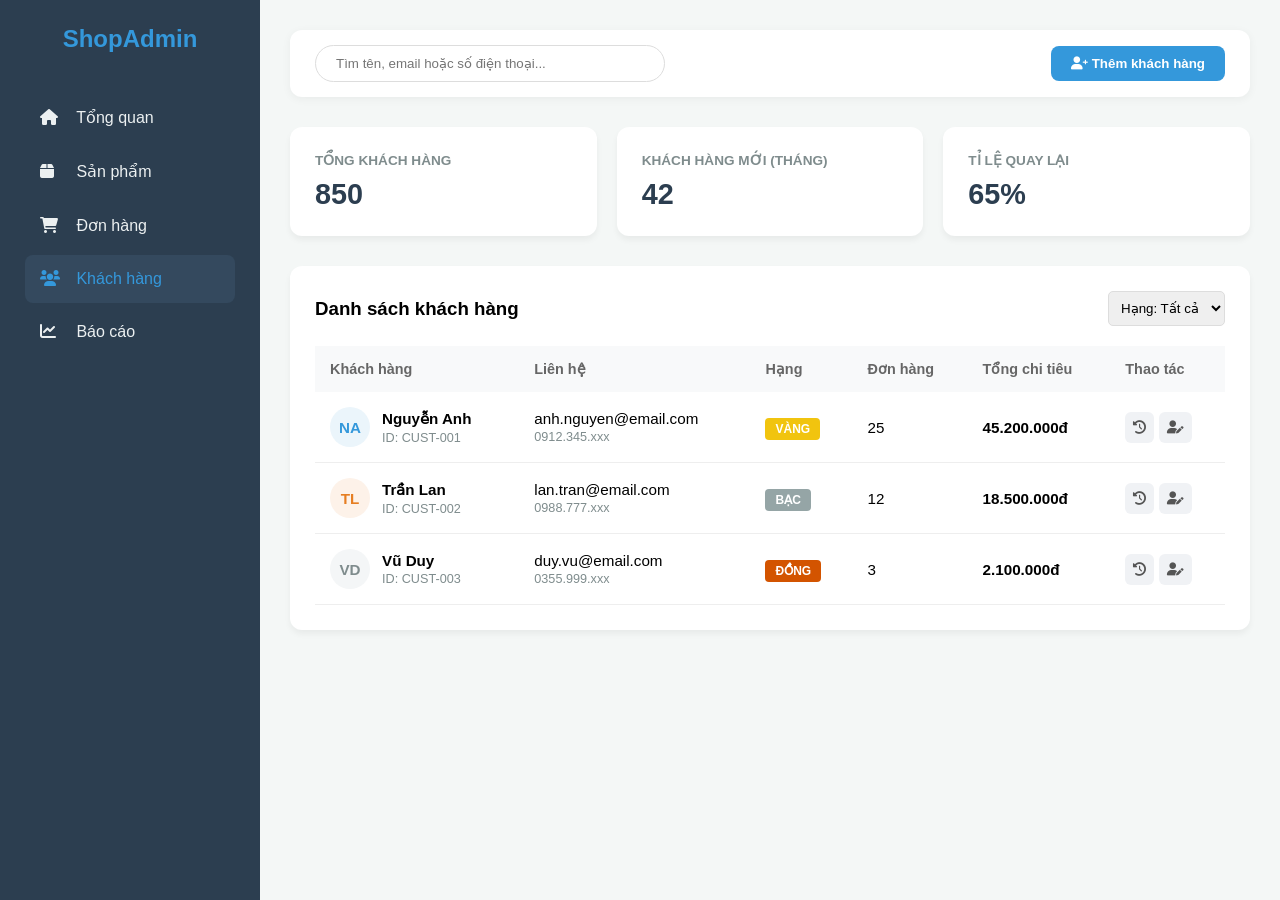
<file: app/customers/index.html>
<!DOCTYPE html>
<html lang="vi">
<head>
  <meta charset="UTF-8">
  <meta name="viewport" content="width=device-width, initial-scale=1.0">
  <title>Quản Lý Khách Hàng | ShopAdmin</title>
  <link rel="stylesheet" href="https://cdnjs.cloudflare.com/ajax/libs/font-awesome/6.0.0/css/all.min.css">
  <style>
      :root {
          --primary-color: #3498db;
          --dark-color: #2c3e50;
          --bg-color: #f4f7f6;
          --gold: #f1c40f;
          --silver: #95a5a6;
          --bronze: #d35400;
      }

      * { margin: 0; padding: 0; box-sizing: border-box; font-family: 'Segoe UI', sans-serif; }
      body { background-color: var(--bg-color); }

      .container { display: flex; min-height: 100vh; }

      /* Sidebar */
      .sidebar { width: 260px; background: var(--dark-color); color: white; padding: 25px; position: sticky; top: 0; height: 100vh; }
      .sidebar h2 { margin-bottom: 40px; text-align: center; color: var(--primary-color); }
      .sidebar ul { list-style: none; }
      .sidebar ul li { padding: 15px; cursor: pointer; border-radius: 8px; margin-bottom: 5px; color: #ecf0f1; transition: 0.3s; }
      .sidebar ul li:hover, .sidebar ul li.active { background: #34495e; color: var(--primary-color); }
      .sidebar ul li i { margin-right: 12px; width: 20px; }

      /* Main Content */
      .main-content { flex: 1; padding: 30px; }

      header {
          display: flex; justify-content: space-between; align-items: center;
          background: white; padding: 15px 25px; border-radius: 12px; margin-bottom: 30px;
          box-shadow: 0 2px 10px rgba(0,0,0,0.05);
      }

      .search-bar input { padding: 10px 20px; width: 350px; border: 1px solid #ddd; border-radius: 25px; outline: none; }

      /* Stats Cards */
      .stats { display: grid; grid-template-columns: repeat(3, 1fr); gap: 20px; margin-bottom: 30px; }
      .card { background: white; padding: 25px; border-radius: 12px; box-shadow: 0 4px 6px rgba(0,0,0,0.05); }
      .card h3 { font-size: 0.85rem; color: #7f8c8d; text-transform: uppercase; margin-bottom: 10px; }
      .card p { font-size: 1.8rem; font-weight: bold; color: var(--dark-color); }

      /* Table Area */
      .table-container { background: white; padding: 25px; border-radius: 12px; box-shadow: 0 4px 6px rgba(0,0,0,0.05); }
      .table-header { display: flex; justify-content: space-between; align-items: center; margin-bottom: 20px; }
      table { width: 100%; border-collapse: collapse; }
      th { text-align: left; padding: 15px; background: #f8f9fa; color: #666; font-size: 0.9rem; }
      td { padding: 15px; border-bottom: 1px solid #eee; font-size: 0.95rem; }

      /* Customer Avatar & Info */
      .cust-info { display: flex; align-items: center; gap: 12px; }
      .avatar { width: 40px; height: 40px; border-radius: 50%; background: #eee; display: flex; align-items: center; justify-content: center; font-weight: bold; color: #7f8c8d; }

      /* Tier Badges */
      .tier { padding: 4px 10px; border-radius: 4px; font-size: 0.75rem; font-weight: bold; color: white; }
      .tier.gold { background: var(--gold); }
      .tier.silver { background: var(--silver); }
      .tier.bronze { background: var(--bronze); }

      /* Buttons */
      .btn-add { background: var(--primary-color); color: white; border: none; padding: 10px 20px; border-radius: 8px; cursor: pointer; font-weight: 600; }
      .btn-action { border: none; background: #f0f2f5; padding: 8px; border-radius: 6px; cursor: pointer; color: #555; }
      .btn-action:hover { background: #e0e0e0; }

      small { color: #7f8c8d; }
  </style>
</head>
<body>

<div class="container">
  <aside class="sidebar">
    <h2>ShopAdmin</h2>
    <ul>
      <li><i class="fas fa-home"></i> Tổng quan</li>
      <li><i class="fas fa-box"></i> Sản phẩm</li>
      <li><i class="fas fa-shopping-cart"></i> Đơn hàng</li>
      <li class="active"><i class="fas fa-users"></i> Khách hàng</li>
      <li><i class="fas fa-chart-line"></i> Báo cáo</li>
    </ul>
  </aside>

  <main class="main-content">
    <header>
      <div class="search-bar">
        <input type="text" placeholder="Tìm tên, email hoặc số điện thoại...">
      </div>
      <button class="btn-add"><i class="fas fa-user-plus"></i> Thêm khách hàng</button>
    </header>

    <section class="stats">
      <div class="card">
        <h3>Tổng khách hàng</h3>
        <p>850</p>
      </div>
      <div class="card">
        <h3>Khách hàng mới (Tháng)</h3>
        <p>42</p>
      </div>
      <div class="card">
        <h3>Tỉ lệ quay lại</h3>
        <p>65%</p>
      </div>
    </section>

    <section class="table-container">
      <div class="table-header">
        <h3>Danh sách khách hàng</h3>
        <select style="padding: 8px; border-radius: 5px; border: 1px solid #ddd;">
          <option>Hạng: Tất cả</option>
          <option>Hạng: Vàng</option>
          <option>Hạng: Bạc</option>
        </select>
      </div>
      <table>
        <thead>
        <tr>
          <th>Khách hàng</th>
          <th>Liên hệ</th>
          <th>Hạng</th>
          <th>Đơn hàng</th>
          <th>Tổng chi tiêu</th>
          <th>Thao tác</th>
        </tr>
        </thead>
        <tbody>
        <tr>
          <td>
            <div class="cust-info">
              <div class="avatar" style="background: #ebf5fb; color: #3498db;">NA</div>
              <div>
                <strong>Nguyễn Anh</strong><br>
                <small>ID: CUST-001</small>
              </div>
            </div>
          </td>
          <td>anh.nguyen@email.com<br><small>0912.345.xxx</small></td>
          <td><span class="tier gold">VÀNG</span></td>
          <td>25</td>
          <td><strong>45.200.000đ</strong></td>
          <td>
            <button class="btn-action" title="Lịch sử mua hàng"><i class="fas fa-history"></i></button>
            <button class="btn-action" title="Sửa"><i class="fas fa-user-edit"></i></button>
          </td>
        </tr>
        <tr>
          <td>
            <div class="cust-info">
              <div class="avatar" style="background: #fdf2e9; color: #e67e22;">TL</div>
              <div>
                <strong>Trần Lan</strong><br>
                <small>ID: CUST-002</small>
              </div>
            </div>
          </td>
          <td>lan.tran@email.com<br><small>0988.777.xxx</small></td>
          <td><span class="tier silver">BẠC</span></td>
          <td>12</td>
          <td><strong>18.500.000đ</strong></td>
          <td>
            <button class="btn-action" title="Lịch sử mua hàng"><i class="fas fa-history"></i></button>
            <button class="btn-action" title="Sửa"><i class="fas fa-user-edit"></i></button>
          </td>
        </tr>
        <tr>
          <td>
            <div class="cust-info">
              <div class="avatar" style="background: #f4f6f7; color: #7f8c8d;">VD</div>
              <div>
                <strong>Vũ Duy</strong><br>
                <small>ID: CUST-003</small>
              </div>
            </div>
          </td>
          <td>duy.vu@email.com<br><small>0355.999.xxx</small></td>
          <td><span class="tier bronze">ĐỒNG</span></td>
          <td>3</td>
          <td><strong>2.100.000đ</strong></td>
          <td>
            <button class="btn-action" title="Lịch sử mua hàng"><i class="fas fa-history"></i></button>
            <button class="btn-action" title="Sửa"><i class="fas fa-user-edit"></i></button>
          </td>
        </tr>
        </tbody>
      </table>
    </section>
  </main>
</div>

</body>
</html>
</file>
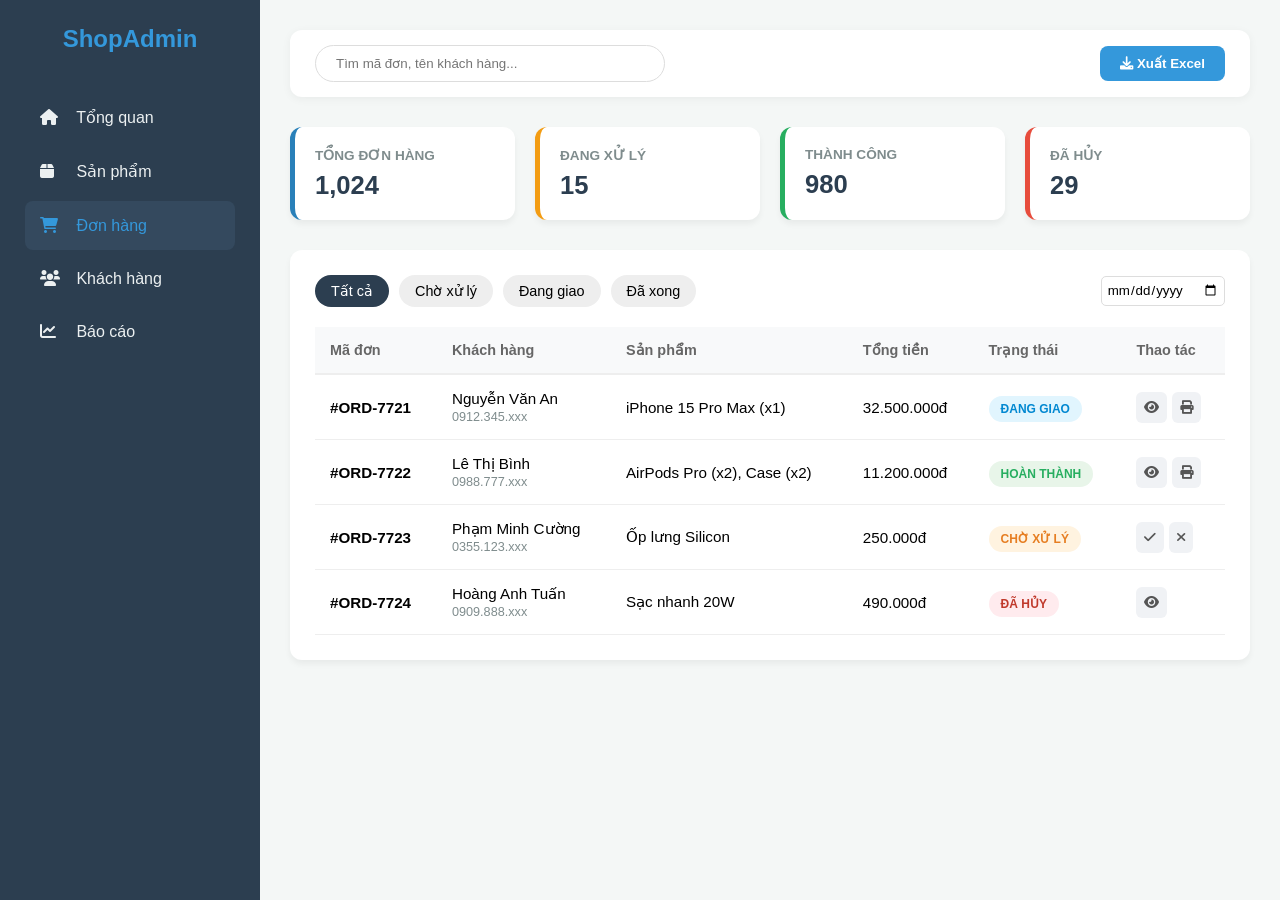
<file: app/orders/index.html>
<!DOCTYPE html>
<html lang="vi">
<head>
  <meta charset="UTF-8">
  <meta name="viewport" content="width=device-width, initial-scale=1.0">
  <title>Quản Lý Đơn Hàng | ShopAdmin</title>
  <link rel="stylesheet" href="https://cdnjs.cloudflare.com/ajax/libs/font-awesome/6.0.0/css/all.min.css">
  <style>
      :root {
          --primary-color: #3498db;
          --dark-color: #2c3e50;
          --bg-color: #f4f7f6;
          --success: #27ae60;
          --danger: #e74c3c;
          --warning: #f39c12;
          --info: #2980b9;
      }

      * { margin: 0; padding: 0; box-sizing: border-box; font-family: 'Segoe UI', sans-serif; }
      body { background-color: var(--bg-color); }

      .container { display: flex; min-height: 100vh; }

      /* Sidebar */
      .sidebar { width: 260px; background: var(--dark-color); color: white; padding: 25px; position: sticky; top: 0; height: 100vh; }
      .sidebar h2 { margin-bottom: 40px; text-align: center; color: var(--primary-color); }
      .sidebar ul { list-style: none; }
      .sidebar ul li { padding: 15px; cursor: pointer; border-radius: 8px; margin-bottom: 5px; color: #ecf0f1; transition: 0.3s; }
      .sidebar ul li:hover, .sidebar ul li.active { background: #34495e; color: var(--primary-color); }
      .sidebar ul li i { margin-right: 12px; width: 20px; }

      /* Main Content */
      .main-content { flex: 1; padding: 30px; }

      header {
          display: flex; justify-content: space-between; align-items: center;
          background: white; padding: 15px 25px; border-radius: 12px; margin-bottom: 30px;
          box-shadow: 0 2px 10px rgba(0,0,0,0.05);
      }

      .search-bar input { padding: 10px 20px; width: 350px; border: 1px solid #ddd; border-radius: 25px; outline: none; }

      /* Stats Cards */
      .stats { display: grid; grid-template-columns: repeat(4, 1fr); gap: 20px; margin-bottom: 30px; }
      .card { background: white; padding: 20px; border-radius: 12px; box-shadow: 0 4px 6px rgba(0,0,0,0.05); border-left: 5px solid #ccc; }
      .card.blue { border-left-color: var(--info); }
      .card.orange { border-left-color: var(--warning); }
      .card.green { border-left-color: var(--success); }
      .card.red { border-left-color: var(--danger); }
      .card h3 { font-size: 0.85rem; color: #7f8c8d; text-transform: uppercase; margin-bottom: 8px; }
      .card p { font-size: 1.6rem; font-weight: bold; color: var(--dark-color); }

      /* Order Tabs & Filters */
      .order-controls { display: flex; justify-content: space-between; align-items: center; margin-bottom: 20px; }
      .tabs { display: flex; gap: 10px; }
      .tab { padding: 8px 16px; border: none; background: #eee; border-radius: 20px; cursor: pointer; font-size: 0.9rem; transition: 0.3s; }
      .tab.active { background: var(--dark-color); color: white; }

      /* Table Area */
      .table-container { background: white; padding: 25px; border-radius: 12px; box-shadow: 0 4px 6px rgba(0,0,0,0.05); }
      table { width: 100%; border-collapse: collapse; }
      th { text-align: left; padding: 15px; background: #f8f9fa; color: #666; font-size: 0.9rem; border-bottom: 2px solid #eee; }
      td { padding: 15px; border-bottom: 1px solid #eee; font-size: 0.95rem; }

      /* Badge Status */
      .badge { padding: 6px 12px; border-radius: 20px; font-size: 0.75rem; font-weight: bold; text-transform: uppercase; }
      .badge.pending { background: #fff3e0; color: #e67e22; }
      .badge.shipping { background: #e1f5fe; color: #0288d1; }
      .badge.completed { background: #e8f5e9; color: #27ae60; }
      .badge.cancelled { background: #ffebee; color: #c0392b; }

      /* Action Buttons */
      .btn-action { border: none; background: #f0f2f5; padding: 8px; border-radius: 6px; cursor: pointer; color: #555; transition: 0.2s; }
      .btn-action:hover { background: var(--primary-color); color: white; }
      .btn-export { background: var(--primary-color); color: white; border: none; padding: 10px 20px; border-radius: 8px; cursor: pointer; font-weight: 600; }

      small { color: #7f8c8d; display: block; margin-top: 2px; }
  </style>
</head>
<body>

<div class="container">
  <aside class="sidebar">
    <h2>ShopAdmin</h2>
    <ul>
      <li><i class="fas fa-home"></i> Tổng quan</li>
      <li><i class="fas fa-box"></i> Sản phẩm</li>
      <li class="active"><i class="fas fa-shopping-cart"></i> Đơn hàng</li>
      <li><i class="fas fa-users"></i> Khách hàng</li>
      <li><i class="fas fa-chart-line"></i> Báo cáo</li>
    </ul>
  </aside>

  <main class="main-content">
    <header>
      <div class="search-bar">
        <input type="text" placeholder="Tìm mã đơn, tên khách hàng...">
      </div>
      <button class="btn-export"><i class="fas fa-download"></i> Xuất Excel</button>
    </header>

    <section class="stats">
      <div class="card blue">
        <h3>Tổng đơn hàng</h3>
        <p>1,024</p>
      </div>
      <div class="card orange">
        <h3>Đang xử lý</h3>
        <p>15</p>
      </div>
      <div class="card green">
        <h3>Thành công</h3>
        <p>980</p>
      </div>
      <div class="card red">
        <h3>Đã hủy</h3>
        <p>29</p>
      </div>
    </section>

    <section class="table-container">
      <div class="order-controls">
        <div class="tabs">
          <button class="tab active">Tất cả</button>
          <button class="tab">Chờ xử lý</button>
          <button class="tab">Đang giao</button>
          <button class="tab">Đã xong</button>
        </div>
        <div class="date-filter">
          <input type="date" style="padding: 5px; border: 1px solid #ddd; border-radius: 5px;">
        </div>
      </div>

      <table>
        <thead>
        <tr>
          <th>Mã đơn</th>
          <th>Khách hàng</th>
          <th>Sản phẩm</th>
          <th>Tổng tiền</th>
          <th>Trạng thái</th>
          <th>Thao tác</th>
        </tr>
        </thead>
        <tbody>
        <tr>
          <td><strong>#ORD-7721</strong></td>
          <td>Nguyễn Văn An<br><small>0912.345.xxx</small></td>
          <td>iPhone 15 Pro Max (x1)</td>
          <td>32.500.000đ</td>
          <td><span class="badge shipping">Đang giao</span></td>
          <td>
            <button class="btn-action" title="Xem chi tiết"><i class="fas fa-eye"></i></button>
            <button class="btn-action" title="In hóa đơn"><i class="fas fa-print"></i></button>
          </td>
        </tr>
        <tr>
          <td><strong>#ORD-7722</strong></td>
          <td>Lê Thị Bình<br><small>0988.777.xxx</small></td>
          <td>AirPods Pro (x2), Case (x2)</td>
          <td>11.200.000đ</td>
          <td><span class="badge completed">Hoàn thành</span></td>
          <td>
            <button class="btn-action" title="Xem chi tiết"><i class="fas fa-eye"></i></button>
            <button class="btn-action" title="In hóa đơn"><i class="fas fa-print"></i></button>
          </td>
        </tr>
        <tr>
          <td><strong>#ORD-7723</strong></td>
          <td>Phạm Minh Cường<br><small>0355.123.xxx</small></td>
          <td>Ốp lưng Silicon</td>
          <td>250.000đ</td>
          <td><span class="badge pending">Chờ xử lý</span></td>
          <td>
            <button class="btn-action" title="Xử lý"><i class="fas fa-check"></i></button>
            <button class="btn-action" title="Hủy đơn"><i class="fas fa-times"></i></button>
          </td>
        </tr>
        <tr>
          <td><strong>#ORD-7724</strong></td>
          <td>Hoàng Anh Tuấn<br><small>0909.888.xxx</small></td>
          <td>Sạc nhanh 20W</td>
          <td>490.000đ</td>
          <td><span class="badge cancelled">Đã hủy</span></td>
          <td>
            <button class="btn-action" title="Xem chi tiết"><i class="fas fa-eye"></i></button>
          </td>
        </tr>
        </tbody>
      </table>
    </section>
  </main>
</div>

</body>
</html>
</file>
